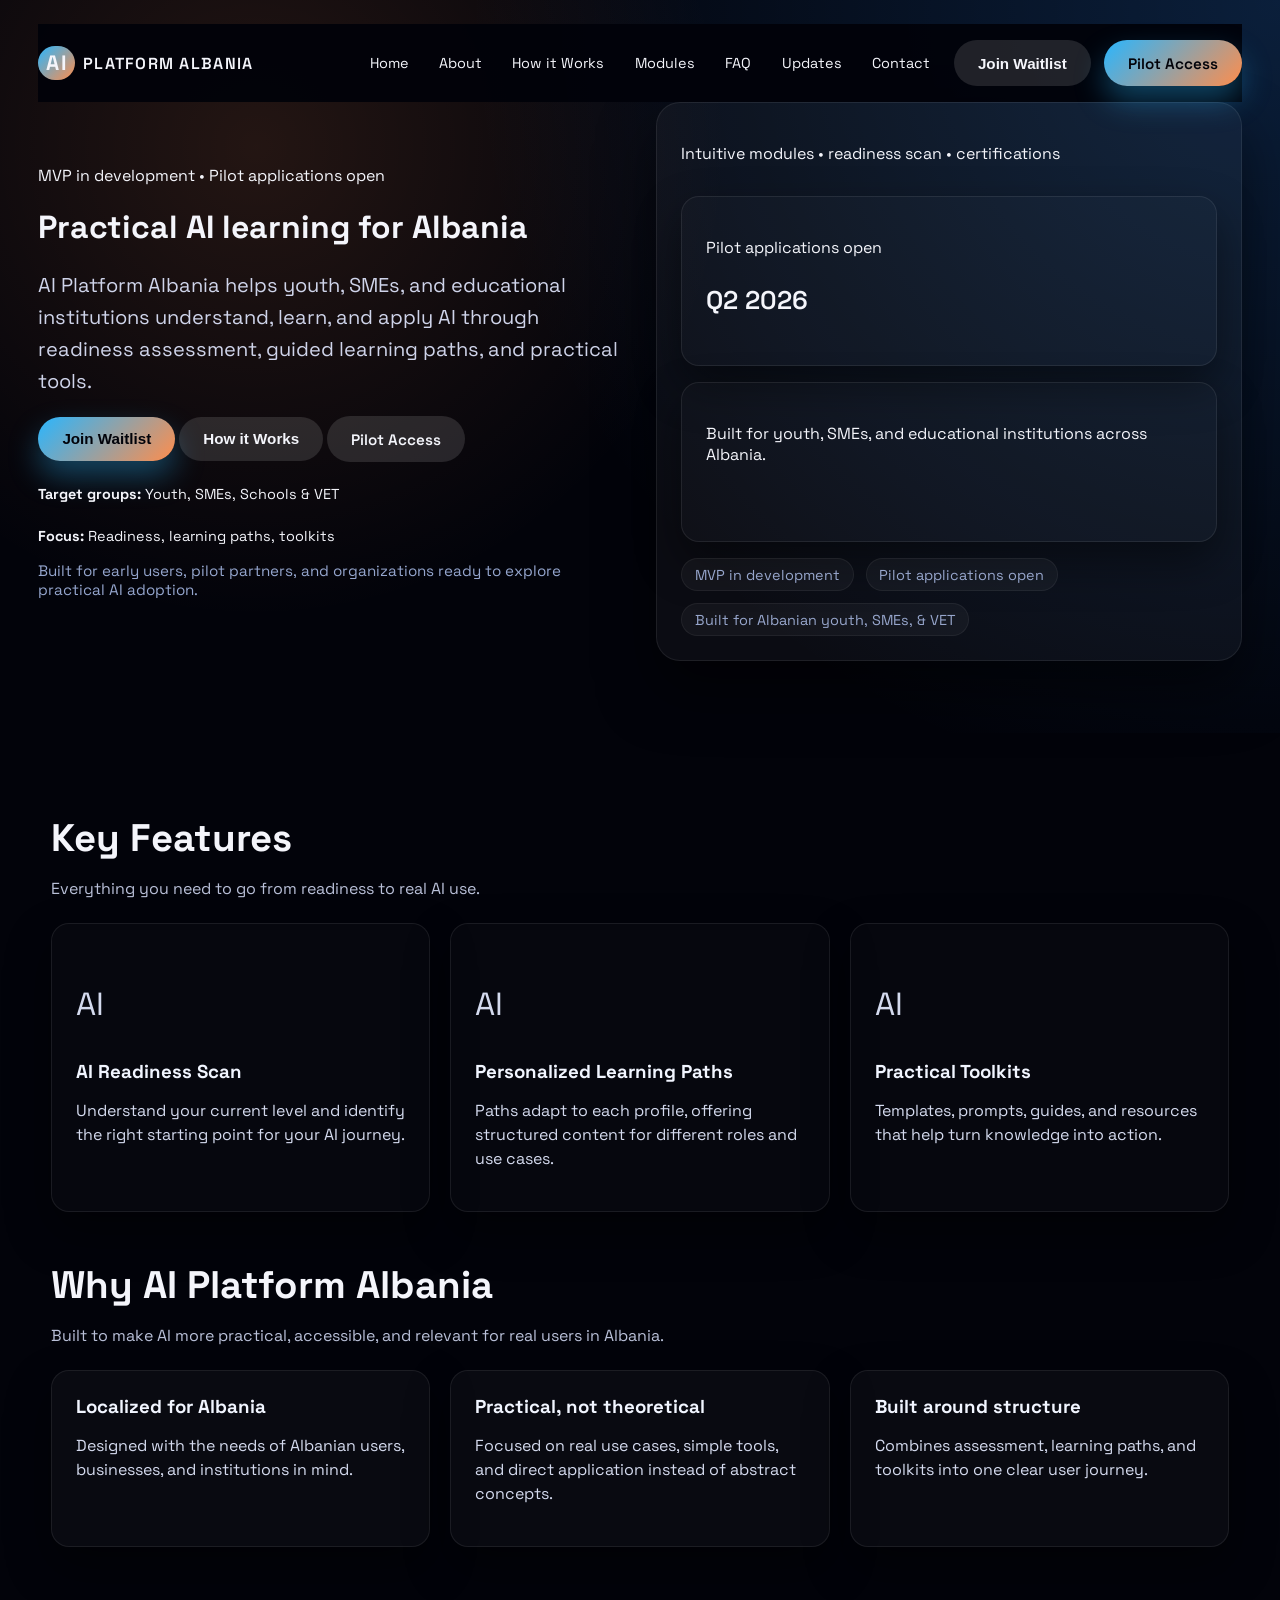
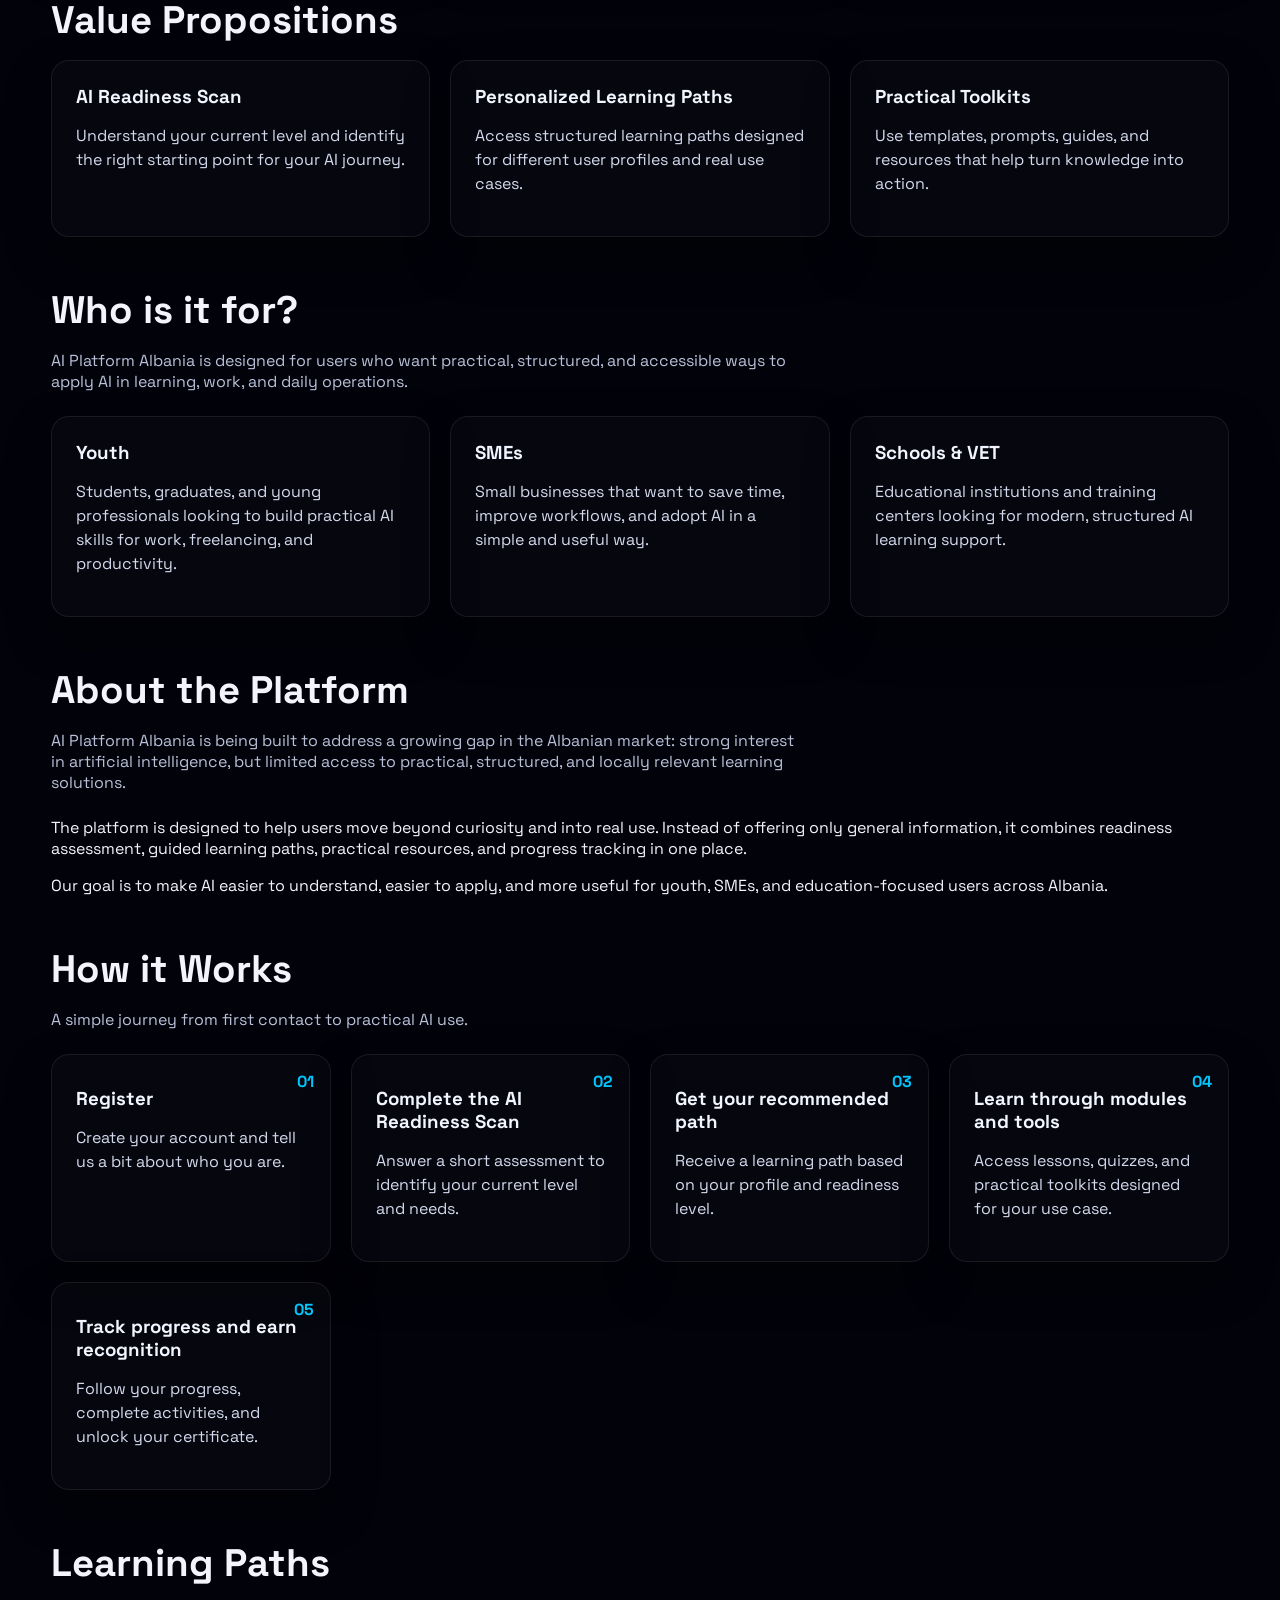
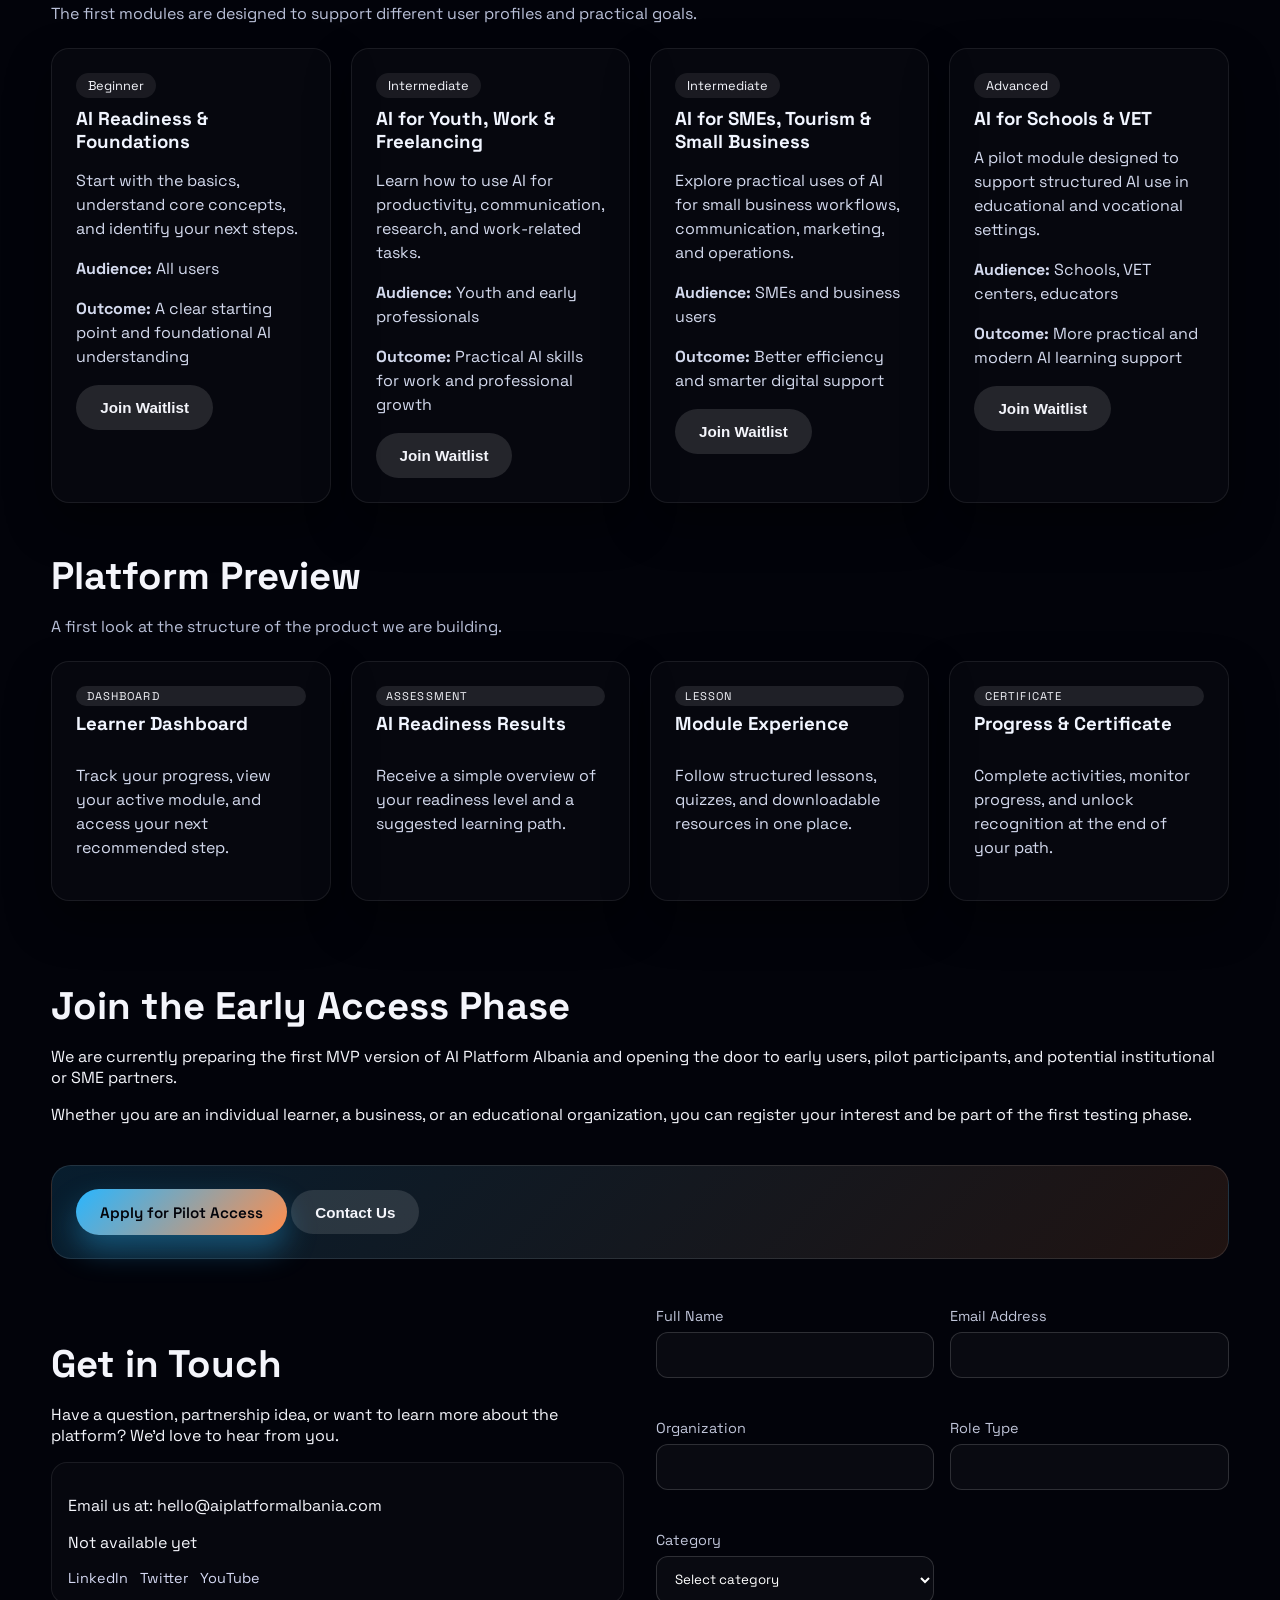
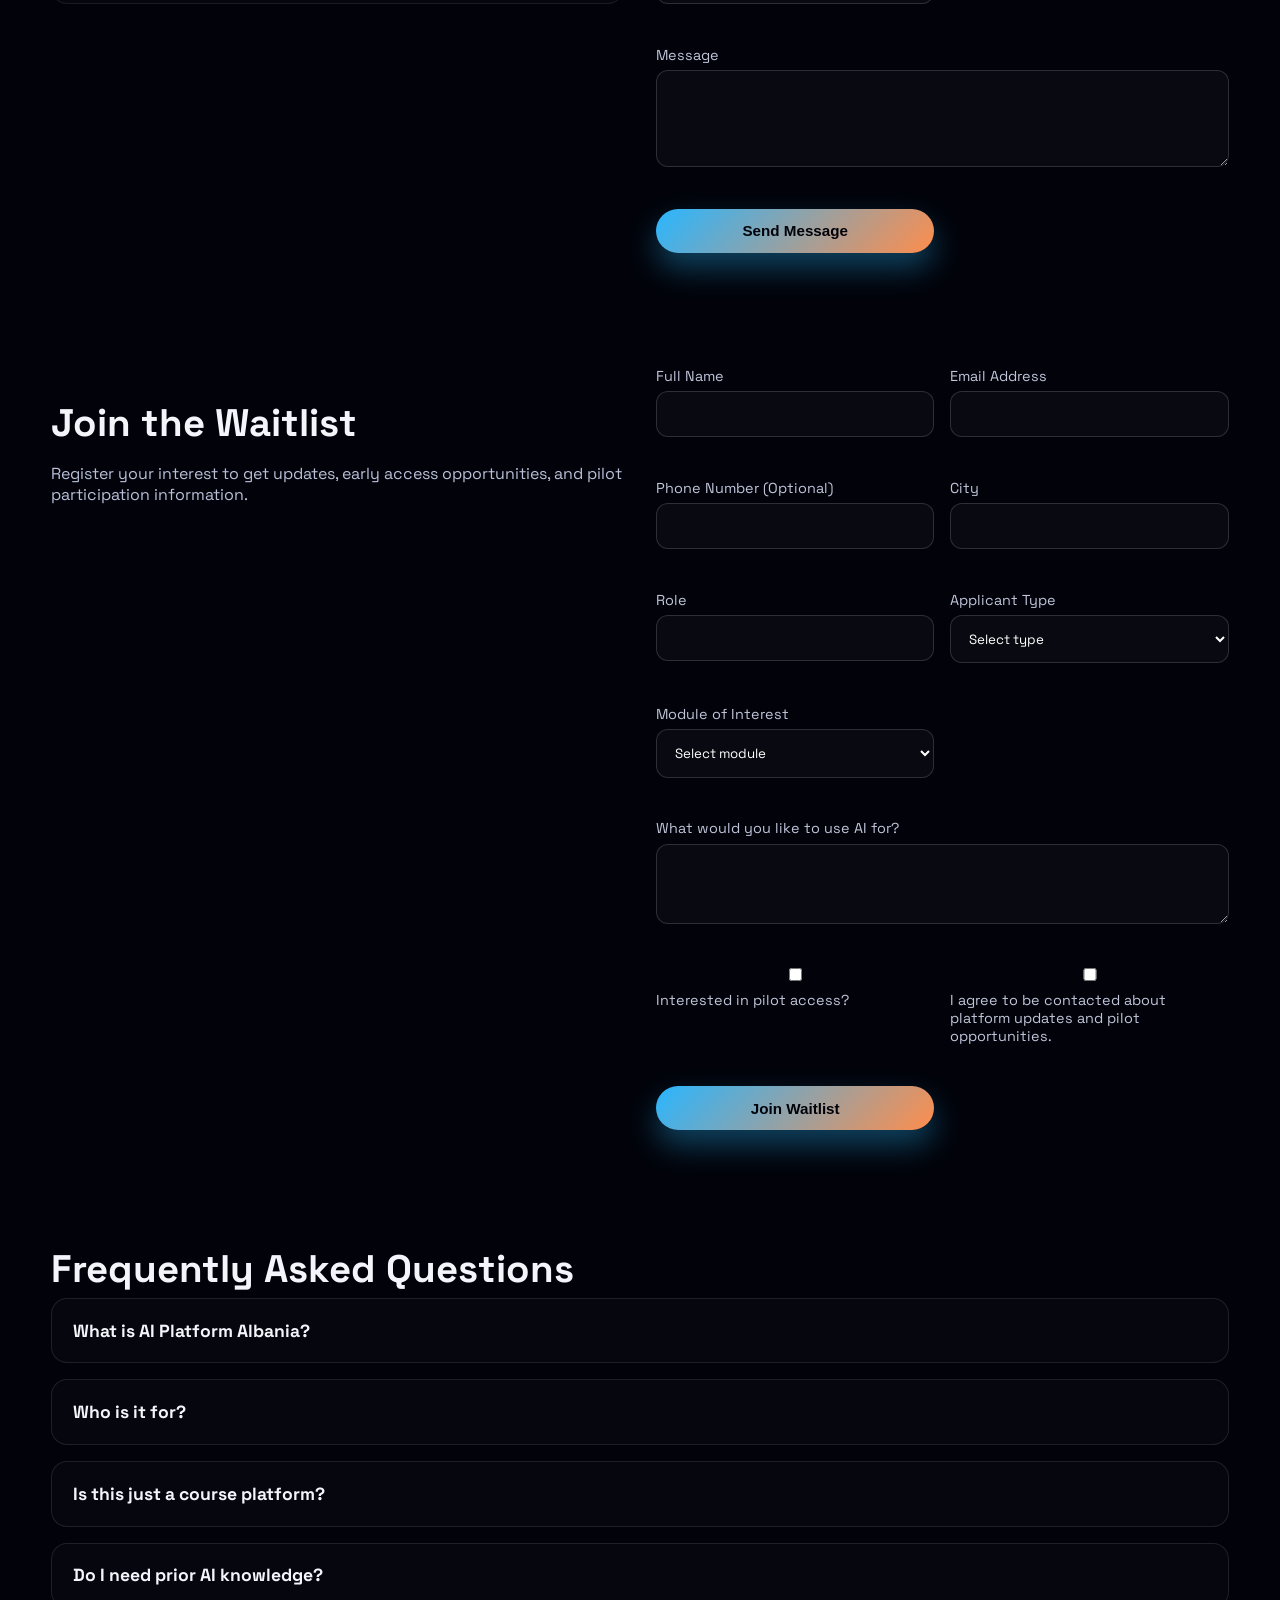
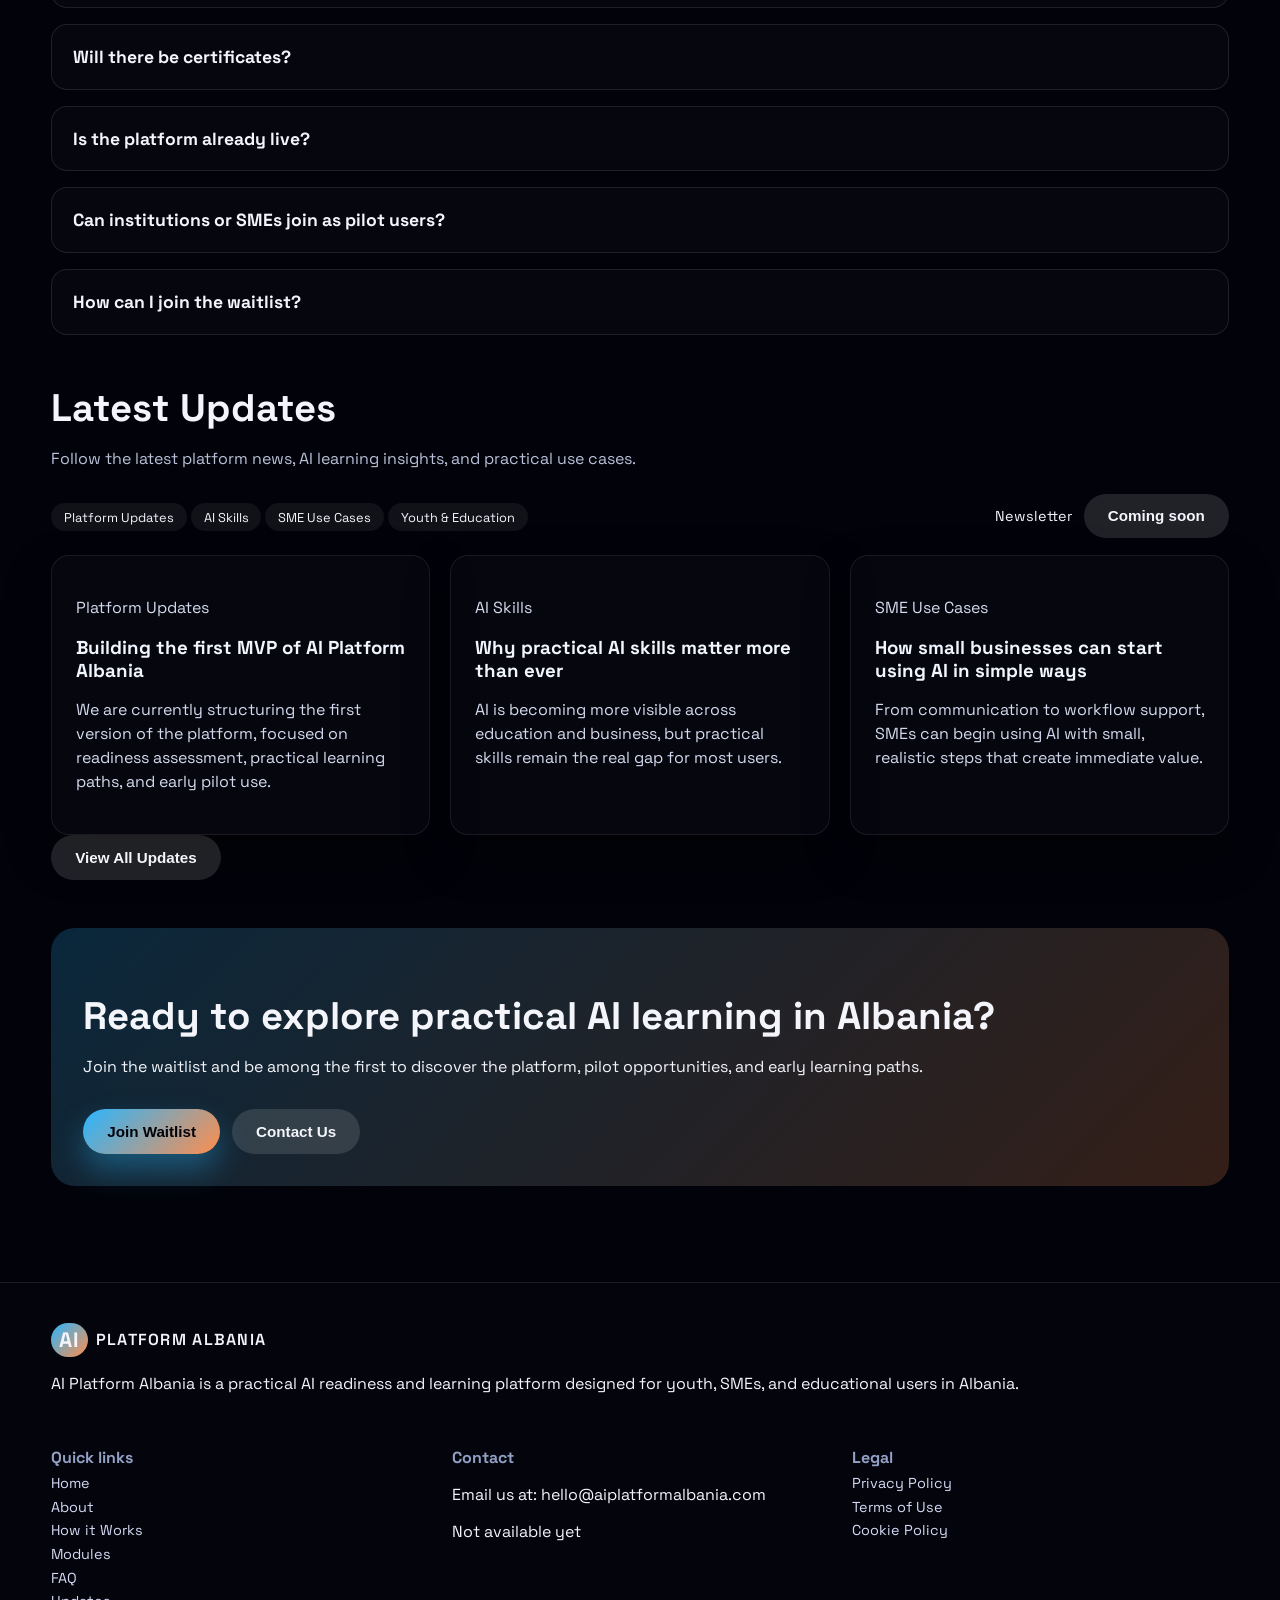
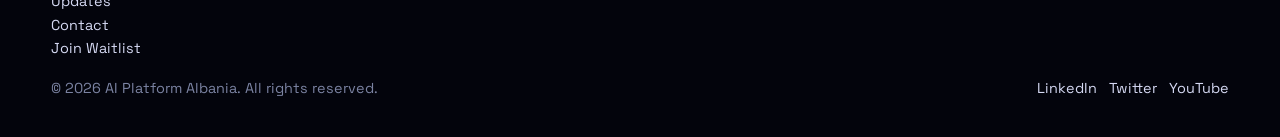
<file: index.html>
<!DOCTYPE html>
<html lang="en">
  <head>
    <meta charset="UTF-8" />
    <meta http-equiv="X-UA-Compatible" content="IE=edge" />
    <meta name="viewport" content="width=device-width, initial-scale=1.0" />
    <title>AI Platform Albania</title>
    <link rel="preconnect" href="https://fonts.googleapis.com" />
    <link rel="preconnect" href="https://fonts.gstatic.com" crossorigin />
    <link
      href="https://fonts.googleapis.com/css2?family=Space+Grotesk:wght@400;500;600;700&display=swap"
      rel="stylesheet"
    />
    <link rel="stylesheet" href="styles.css" />
  </head>
  <body>
    <header class="hero" id="home">
      <nav class="nav" aria-label="Primary">
        <div class="brand">
          <span class="logo-mark">AI</span>
          Platform Albania
        </div>
        <button
          class="nav-toggle"
          aria-label="Toggle navigation"
          aria-expanded="false"
          aria-controls="primary-navigation"
        >
          <span></span>
          <span></span>
          <span></span>
        </button>
        <div class="nav-menu" id="primary-navigation">
          <div class="nav-links">
            <a href="#home">Home</a>
            <a href="#about">About</a>
            <a href="#how-it-works">How it Works</a>
            <a href="#modules">Modules</a>
            <a href="#faq">FAQ</a>
            <a href="#updates">Updates</a>
            <a href="#contact">Contact</a>
          </div>
          <div class="nav-actions">
            <button class="ghost-btn" type="button" data-menu-link data-target="#apply">
              Join Waitlist
            </button>
            <a class="primary-btn" href="private.html">
              Pilot Access
            </a>
          </div>
        </div>
      </nav>
      <div class="nav-backdrop" data-nav-close></div>
      <div class="hero-content">
        <div>
          <p class="eyebrow">MVP in development • Pilot applications open</p>
          <h1>Practical AI learning for Albania</h1>
          <p class="lead">
            AI Platform Albania helps youth, SMEs, and educational institutions understand, learn, and apply AI through
            readiness assessment, guided learning paths, and practical tools.
          </p>
          <div class="hero-ctas">
            <button class="primary-btn" type="button" onclick="document.getElementById('apply').scrollIntoView({ behavior: 'smooth' })">
              Join Waitlist
            </button>
            <button class="ghost-btn" type="button" onclick="document.getElementById('how-it-works').scrollIntoView({ behavior: 'smooth' })">
              How it Works
            </button>
            <a class="ghost-btn" href="private.html">
              Pilot Access
            </a>
          </div>
          <div class="hero-values">
            <div>
              <strong>Target groups:</strong>
              <span>Youth, SMEs, Schools & VET</span>
            </div>
            <div>
              <strong>Focus:</strong>
              <span>Readiness, learning paths, toolkits</span>
            </div>
          </div>
          <p class="hero-support">
            Built for early users, pilot partners, and organizations ready to explore practical AI adoption.
          </p>
        </div>
        <div class="hero-panel">
          <p>Intuitive modules • readiness scan • certifications</p>
          <div class="hero-panel-card">
            <p>Pilot applications open</p>
            <p class="hero-panel-value">Q2 2026</p>
          </div>
          <div class="hero-panel-card">
            <p>Built for youth, SMEs, and educational institutions across Albania.</p>
          </div>
          <div class="hero-trust">
            <span>MVP in development</span>
            <span>Pilot applications open</span>
            <span>Built for Albanian youth, SMEs, & VET</span>
          </div>
        </div>
      </div>
    </header>

    <main>
      <section id="features" class="section">
        <h2>Key Features</h2>
        <p class="section-intro">Everything you need to go from readiness to real AI use.</p>
        <div class="feature-grid" id="feature-grid"></div>
      </section>

      <section class="section why-section" id="why">
        <h2>Why AI Platform Albania</h2>
        <p class="section-intro">Built to make AI more practical, accessible, and relevant for real users in Albania.</p>
        <div class="why-grid">
          <article>
            <h3>Localized for Albania</h3>
            <p>Designed with the needs of Albanian users, businesses, and institutions in mind.</p>
          </article>
          <article>
            <h3>Practical, not theoretical</h3>
            <p>Focused on real use cases, simple tools, and direct application instead of abstract concepts.</p>
          </article>
          <article>
            <h3>Built around structure</h3>
            <p>Combines assessment, learning paths, and toolkits into one clear user journey.</p>
          </article>
        </div>
      </section>

      <section class="section">
        <h2>Value Propositions</h2>
        <div class="node-grid">
          <article>
            <h3>AI Readiness Scan</h3>
            <p>Understand your current level and identify the right starting point for your AI journey.</p>
          </article>
          <article>
            <h3>Personalized Learning Paths</h3>
            <p>Access structured learning paths designed for different user profiles and real use cases.</p>
          </article>
          <article>
            <h3>Practical Toolkits</h3>
            <p>Use templates, prompts, guides, and resources that help turn knowledge into action.</p>
          </article>
        </div>
      </section>

      <section id="target" class="section">
        <h2>Who is it for?</h2>
        <p class="section-intro">
          AI Platform Albania is designed for users who want practical, structured, and accessible ways to apply AI in
          learning, work, and daily operations.
        </p>
        <div class="target-grid">
          <article>
            <h3>Youth</h3>
            <p>Students, graduates, and young professionals looking to build practical AI skills for work, freelancing, and productivity.</p>
          </article>
          <article>
            <h3>SMEs</h3>
            <p>Small businesses that want to save time, improve workflows, and adopt AI in a simple and useful way.</p>
          </article>
          <article>
            <h3>Schools & VET</h3>
            <p>Educational institutions and training centers looking for modern, structured AI learning support.</p>
          </article>
        </div>
      </section>

      <section id="about" class="section about">
        <div>
          <h2>About the Platform</h2>
          <p class="section-intro">
            AI Platform Albania is being built to address a growing gap in the Albanian market: strong interest in artificial intelligence, but limited access to practical, structured, and locally relevant learning solutions.
          </p>
          <p>
            The platform is designed to help users move beyond curiosity and into real use. Instead of offering only general information, it combines readiness assessment, guided learning paths, practical resources, and progress tracking in one place.
          </p>
          <p>
            Our goal is to make AI easier to understand, easier to apply, and more useful for youth, SMEs, and education-focused users across Albania.
          </p>
        </div>
      </section>

      <section id="how-it-works" class="section">
        <h2>How it Works</h2>
        <p class="section-intro">A simple journey from first contact to practical AI use.</p>
        <div class="flow-grid" id="flow-grid"></div>
      </section>

      <section id="modules" class="section">
        <h2>Learning Paths</h2>
        <p class="section-intro">The first modules are designed to support different user profiles and practical goals.</p>
        <div class="module-grid" id="module-grid"></div>
      </section>

      <section id="demo" class="section">
        <h2>Platform Preview</h2>
        <p class="section-intro">A first look at the structure of the product we are building.</p>
        <div class="demo-grid" id="demo-grid"></div>
      </section>

      <section id="pilot" class="section pilot">
        <div>
          <h2>Join the Early Access Phase</h2>
          <p>
            We are currently preparing the first MVP version of AI Platform Albania and opening the door to early users, pilot participants, and potential institutional or SME partners.
          </p>
          <p>
            Whether you are an individual learner, a business, or an educational organization, you can register your interest and be part of the first testing phase.
          </p>
        </div>
        <div class="pilot-card">
          <a class="primary-btn" href="private.html">Apply for Pilot Access</a>
          <button class="ghost-btn" type="button" data-menu-link data-target="#contact">Contact Us</button>
        </div>
      </section>

      <section id="contact" class="section contact-form-section">
        <div>
          <h2>Get in Touch</h2>
          <p>
            Have a question, partnership idea, or want to learn more about the platform? We’d love to hear from you.
          </p>
          <div class="contact-info">
            <p>Email us at: hello@aiplatformalbania.com</p>
            <p> Not available yet</p>
            <div class="social-links">
              <a href="javascript:void(0)">LinkedIn</a>
<a href="javascript:void(0)">Twitter</a>
<a href="javascript:void(0)">YouTube</a>
            </div>
          </div>
        </div>
        <form id="contact-form" class="form-grid" action="https://formspree.io/f/mvzwjayy" method="POST"> 
          <label>
            Full Name
            <input type="text" name="name" required />
          </label>
          <label>
            Email Address
            <input type="email" name="email" required />
          </label>
          <label>
            Organization
            <input type="text" name="organization" />
          </label>
          <label>
            Role Type
            <input type="text" name="role" />
          </label>
          <label>
            Category
            <select name="category" required>
              <option value="">Select category</option>
              <option>Individual Learner</option>
              <option>SME</option>
              <option>School / Institution</option>
              <option>Partner / Collaborator</option>
            </select>
          </label>
          <label class="full">
            Message
            <textarea name="message" rows="4" required></textarea>
          </label>
          <button class="primary-btn" type="submit">Send Message</button>
          <p id="contact-success" class="form-success" aria-live="polite"></p>
        </form>
      </section>

      <section id="apply" class="section apply-form-section">
        <div>
          <h2>Join the Waitlist</h2>
          <p class="section-intro">Register your interest to get updates, early access opportunities, and pilot participation information.</p>
        </div>
        <form id="apply-form" class="form-grid compact" action="https://formspree.io/f/mvzwjayy" method="POST"> 
          <label>
            Full Name
            <input type="text" name="fullName" required />
          </label>
          <label>
            Email Address
            <input type="email" name="email" required />
          </label>
          <label>
            Phone Number (Optional)
            <input type="tel" name="phone" />
          </label>
          <label>
            City
            <input type="text" name="city" required />
          </label>
          <label>
            Role
            <input type="text" name="role" required />
          </label>
          <label>
            Applicant Type
            <select name="applicantType" required>
              <option value="">Select type</option>
              <option>Individual</option>
              <option>SME</option>
              <option>Institution</option>
            </select>
          </label>
          <label>
            Module of Interest
            <select name="module" required>
              <option value="">Select module</option>
              <option>AI Readiness &amp; Foundations</option>
              <option>AI for Youth, Work &amp; Freelancing</option>
              <option>AI for SMEs, Tourism &amp; Small Business</option>
              <option>AI for Schools &amp; VET</option>
            </select>
          </label>
          <label class="full">
            What would you like to use AI for?
            <textarea name="intent" rows="3" required></textarea>
          </label>
          <label>
            <input type="checkbox" name="pilot" />
            Interested in pilot access?
          </label>
          <label>
            <input type="checkbox" name="consent" required />
            I agree to be contacted about platform updates and pilot opportunities.
          </label>
          <button class="primary-btn" type="submit">Join Waitlist</button>
          <p id="apply-success" class="form-success" aria-live="polite"></p>
        </form>
      </section>

      <section id="faq" class="section">
        <h2>Frequently Asked Questions</h2>
        <div class="faq-accordion" id="faq-accordion"></div>
      </section>

      <section id="updates" class="section updates">
        <h2>Latest Updates</h2>
        <p class="section-intro">Follow the latest platform news, AI learning insights, and practical use cases.</p>
        <div class="updates-meta">
          <div class="updates-categories">
            <span>Platform Updates</span>
            <span>AI Skills</span>
            <span>SME Use Cases</span>
            <span>Youth &amp; Education</span>
          </div>
          <div class="newsletter-cta">
            <p>Newsletter</p>
            <button class="ghost-btn" type="button">Coming soon</button>
          </div>
        </div>
        <div class="blog-grid" id="blog-grid"></div>
        <button class="ghost-btn" type="button">View All Updates</button>
        <div class="empty-state" id="blog-empty" hidden>
          <p>No posts yet-check back soon for pilot stories.</p>
        </div>
      </section>

      <section class="section final-cta">
        <div>
          <h2>Ready to explore practical AI learning in Albania?</h2>
          <p>Join the waitlist and be among the first to discover the platform, pilot opportunities, and early learning paths.</p>
        </div>
        <div class="cta-actions">
          <button class="primary-btn" type="button" data-menu-link data-target="#apply">Join Waitlist</button>
          <button class="ghost-btn" type="button" data-menu-link data-target="#contact">Contact Us</button>
        </div>
      </section>
    </main>

    <footer class="footer">
      <div>
        <div class="brand">
          <span class="logo-mark">AI</span>
          Platform Albania
        </div>
        <p>AI Platform Albania is a practical AI readiness and learning platform designed for youth, SMEs, and educational users in Albania.</p>
      </div>
      <div class="footer-columns">
        <div>
          <h4>Quick links</h4>
          <a href="#home">Home</a>
          <a href="#about">About</a>
          <a href="#how-it-works">How it Works</a>
          <a href="#modules">Modules</a>
          <a href="#faq">FAQ</a>
          <a href="#updates">Updates</a>
          <a href="#contact">Contact</a>
          <a href="#apply">Join Waitlist</a>
        </div>
        <div>
          <h4>Contact</h4>
          <p>Email us at: hello@aiplatformalbania.com</p>
          <p>Not available yet</p>
        </div>
        <div>
          <h4>Legal</h4>
          <a href="privacy.html">Privacy Policy</a>
          <a href="terms.html">Terms of Use</a>
          <a href="cookies.html">Cookie Policy</a>
        </div>
      </div>
        <div class="footer-bottom">
        <span>© 2026 AI Platform Albania. All rights reserved.</span>
        <div class="social-links">
  <a href="javascript:void(0)">LinkedIn</a>
  <a href="javascript:void(0)">Twitter</a>
  <a href="javascript:void(0)">YouTube</a>
</div>
      </div>
    </footer>
    <script src="scripts.js"></script>
  </body>
</html>
</file>
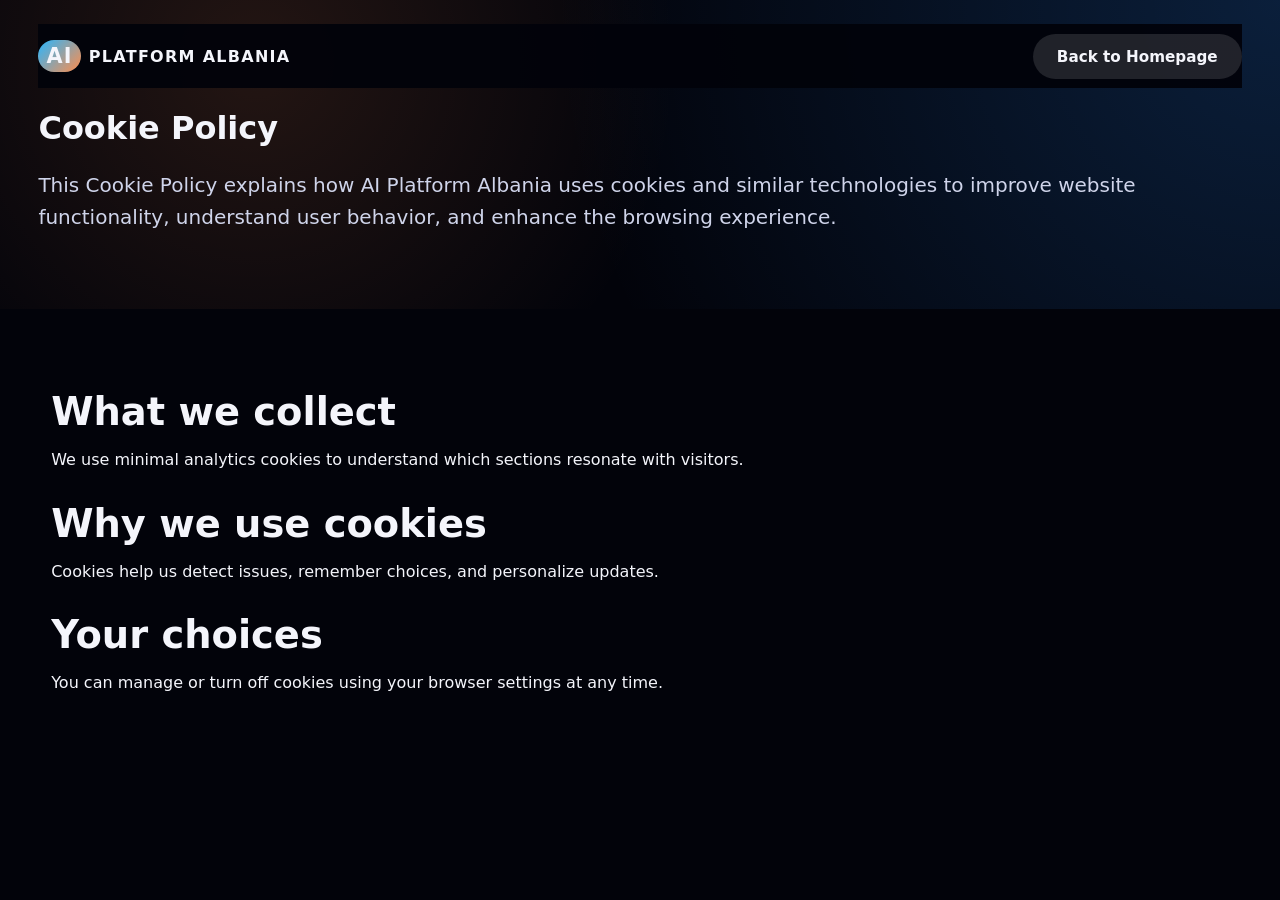
<file: cookies.html>
<!DOCTYPE html>
<html lang="en">
  <head>
    <meta charset="UTF-8" />
    <title>Cookie Policy | AI Platform Albania</title>
    <link rel="stylesheet" href="styles.css" />
  </head>
  <body>
    <header class="hero">
      <nav class="nav">
        <div class="brand">
          <span class="logo-mark">AI</span>
          Platform Albania
        </div>
        <div>
          <a href="index.html" class="ghost-btn">Back to Homepage</a>
        </div>
      </nav>
      <div class="hero-content" style="padding-bottom: 2rem;">
        <div>
          <h1>Cookie Policy</h1>
          <p class="lead">
            This Cookie Policy explains how AI Platform Albania uses cookies and similar technologies to improve website functionality, understand user behavior, and enhance the browsing experience.
          </p>
        </div>
      </div>
    </header>
    <main class="section">
      <h2>What we collect</h2>
      <p>We use minimal analytics cookies to understand which sections resonate with visitors.</p>
      <h2>Why we use cookies</h2>
      <p>Cookies help us detect issues, remember choices, and personalize updates.</p>
      <h2>Your choices</h2>
      <p>You can manage or turn off cookies using your browser settings at any time.</p>
    </main>
  </body>
</html>
</file>
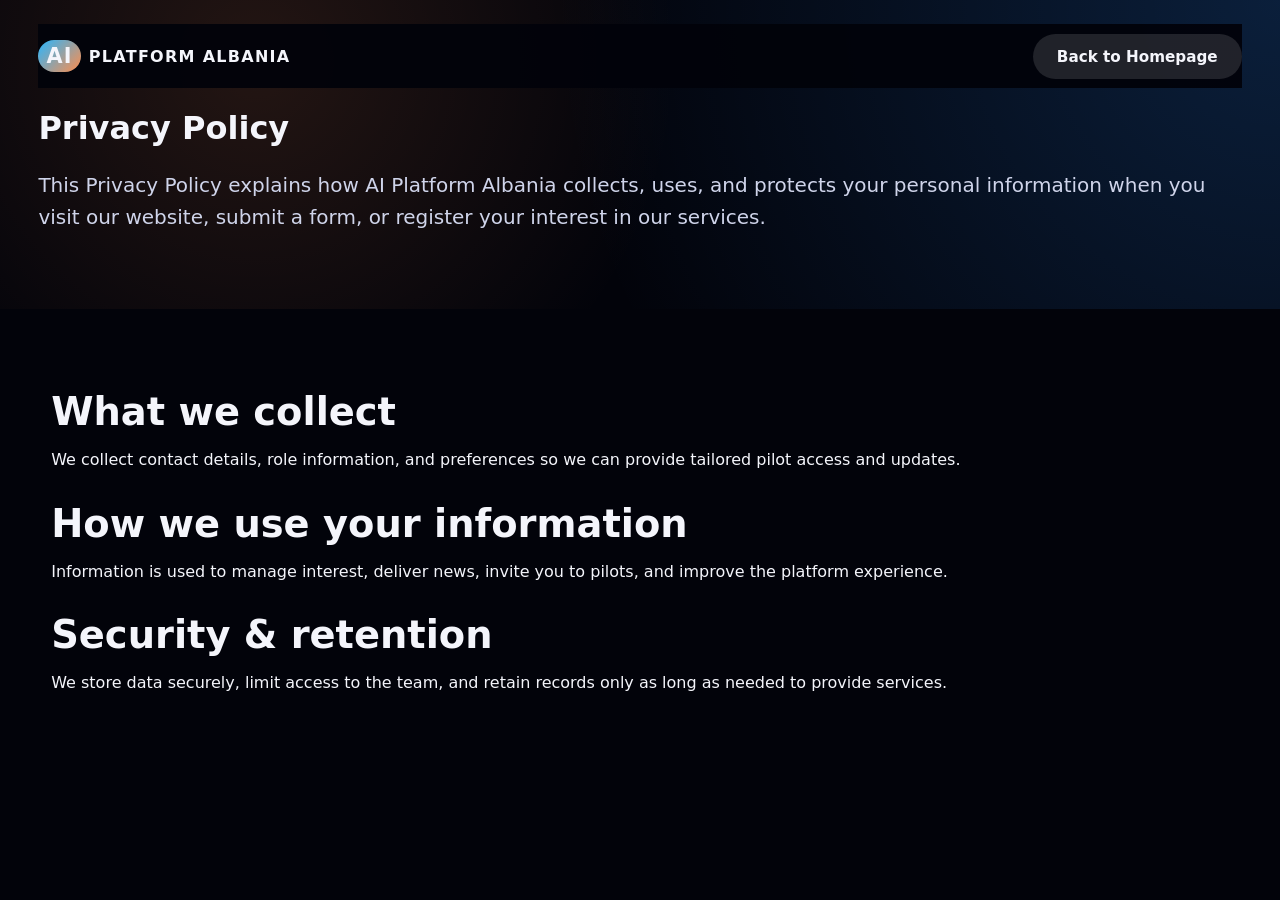
<file: privacy.html>
<!DOCTYPE html>
<html lang="en">
  <head>
    <meta charset="UTF-8" />
    <title>Privacy Policy | AI Platform Albania</title>
    <link rel="stylesheet" href="styles.css" />
  </head>
  <body>
    <header class="hero">
      <nav class="nav">
        <div class="brand">
          <span class="logo-mark">AI</span>
          Platform Albania
        </div>
        <div>
          <a href="index.html" class="ghost-btn">Back to Homepage</a>
        </div>
      </nav>
      <div class="hero-content" style="padding-bottom: 2rem;">
        <div>
          <h1>Privacy Policy</h1>
          <p class="lead">
            This Privacy Policy explains how AI Platform Albania collects, uses, and protects your personal information when you visit our website, submit a form, or register your interest in our services.
          </p>
        </div>
      </div>
    </header>
    <main class="section">
      <h2>What we collect</h2>
      <p>We collect contact details, role information, and preferences so we can provide tailored pilot access and updates.</p>
      <h2>How we use your information</h2>
      <p>Information is used to manage interest, deliver news, invite you to pilots, and improve the platform experience.</p>
      <h2>Security & retention</h2>
      <p>We store data securely, limit access to the team, and retain records only as long as needed to provide services.</p>
    </main>
  </body>
</html>
</file>
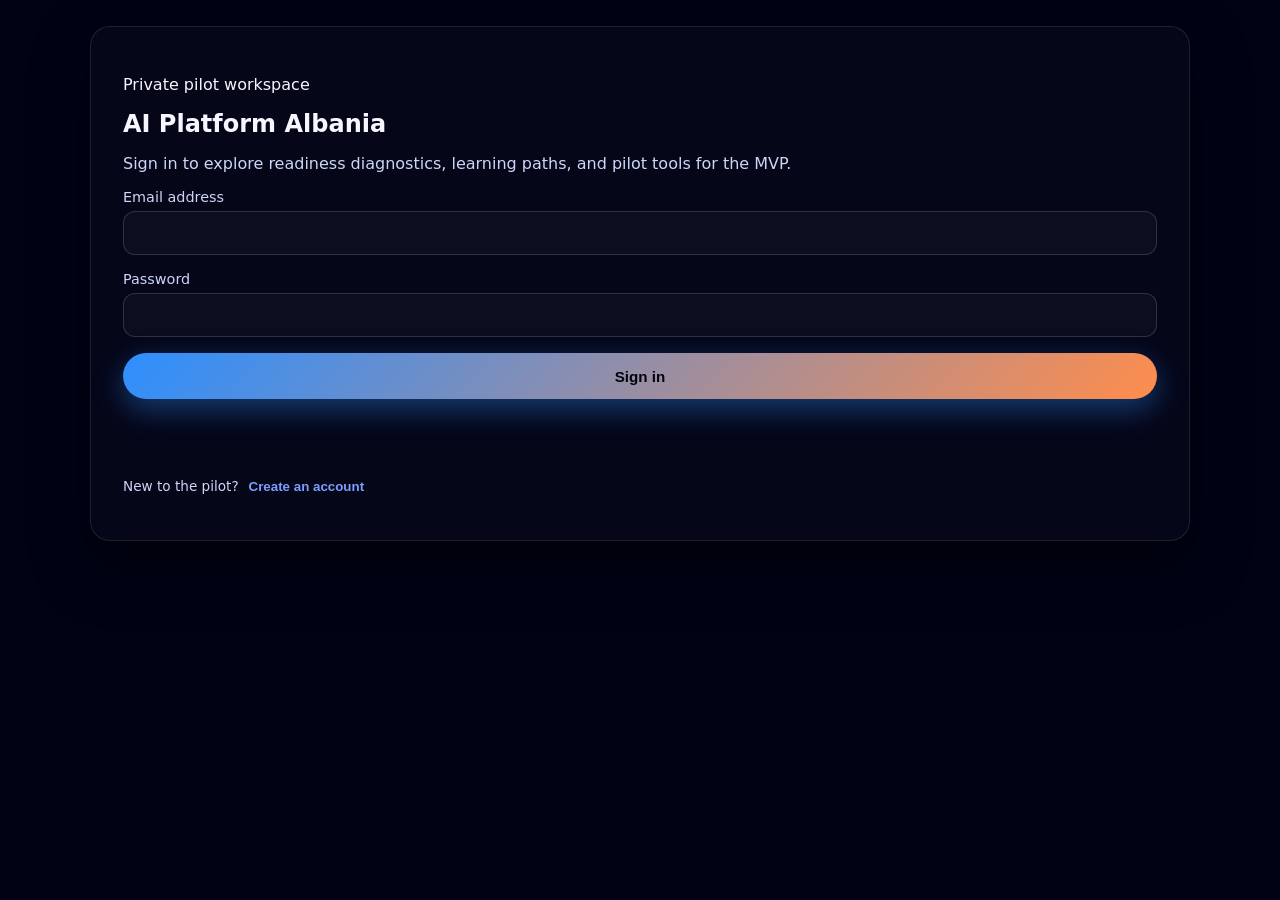
<file: private.html>
<!DOCTYPE html>
<html lang="en">
  <head>
    <meta charset="UTF-8" />
    <title>Private MVP | AI Platform Albania</title>
    <meta name="viewport" content="width=device-width, initial-scale=1" />
    <link rel="stylesheet" href="private.css" />
  </head>
  <body>
    <div class="private-app">
      <section class="auth-shell" id="authShell">
        <div class="auth-card auth-card--primary">
          <p class="eyebrow">Private pilot workspace</p>
          <h1>AI Platform Albania</h1>
          <p class="lead">
            Sign in to explore readiness diagnostics, learning paths, and pilot tools for the MVP.
          </p>
          <form id="loginForm" class="auth-form">
            <label>
              Email address
              <input type="email" name="email" autocomplete="email" required />
            </label>
            <label>
              Password
              <input type="password" name="password" autocomplete="current-password" minlength="6" required />
            </label>
            <button type="submit" class="primary-btn">Sign in</button>
            <p id="loginStatus" class="form-status" aria-live="polite"></p>
          </form>
          <p class="auth-switch">
            New to the pilot? <button type="button" class="text-link" data-toggle="register">Create an account</button>
          </p>
        </div>
        <div class="auth-card auth-card--secondary" id="registerCard" hidden>
          <h2>Create your account</h2>
          <form id="registerForm" class="auth-form">
            <label>
              Full name
              <input type="text" name="name" required />
            </label>
            <label>
              Email address
              <input type="email" name="email" autocomplete="email" required />
            </label>
            <label>
              Role or organization
              <input type="text" name="role" />
            </label>
            <label>
              Password
              <input type="password" name="password" minlength="6" required />
            </label>
            <button type="submit" class="primary-btn">Create account</button>
            <p id="registerStatus" class="form-status" aria-live="polite"></p>
          </form>
          <p class="auth-switch">
            Already have an account? <button type="button" class="text-link" data-toggle="login">Sign in</button>
          </p>
        </div>
      </section>

      <section class="app-shell" id="appShell" hidden>
      <header class="app-header">
        <div>
          <p class="eyebrow">Pilot workspace</p>
          <h1 class="app-title">AI Platform Albania</h1>
        </div>
        <div class="header-actions">
          <a class="ghost-btn back-link" href="index.html">Back to Homepage</a>
          <span id="appStatus" class="pill">Private MVP · Pilot access</span>
        </div>
      </header>
        <div class="app-body">
          <nav class="app-nav" aria-label="Primary navigation">
            <button type="button" data-route="dashboard" class="active">Dashboard</button>
            <button type="button" data-route="profile">My Profile</button>
            <button type="button" data-route="module1">Module 1</button>
            <button type="button" data-route="admin" class="ghost-btn admin-btn" hidden>Admin Overview</button>
            <button type="button" data-route="logout" class="ghost-btn">Logout</button>
          </nav>
          <main class="app-content" id="appContent">
            <!-- Dynamic content renders here -->
          </main>
        </div>
      </section>
    </div>
    <script src="private.js" defer></script>
  </body>
</html>
</file>
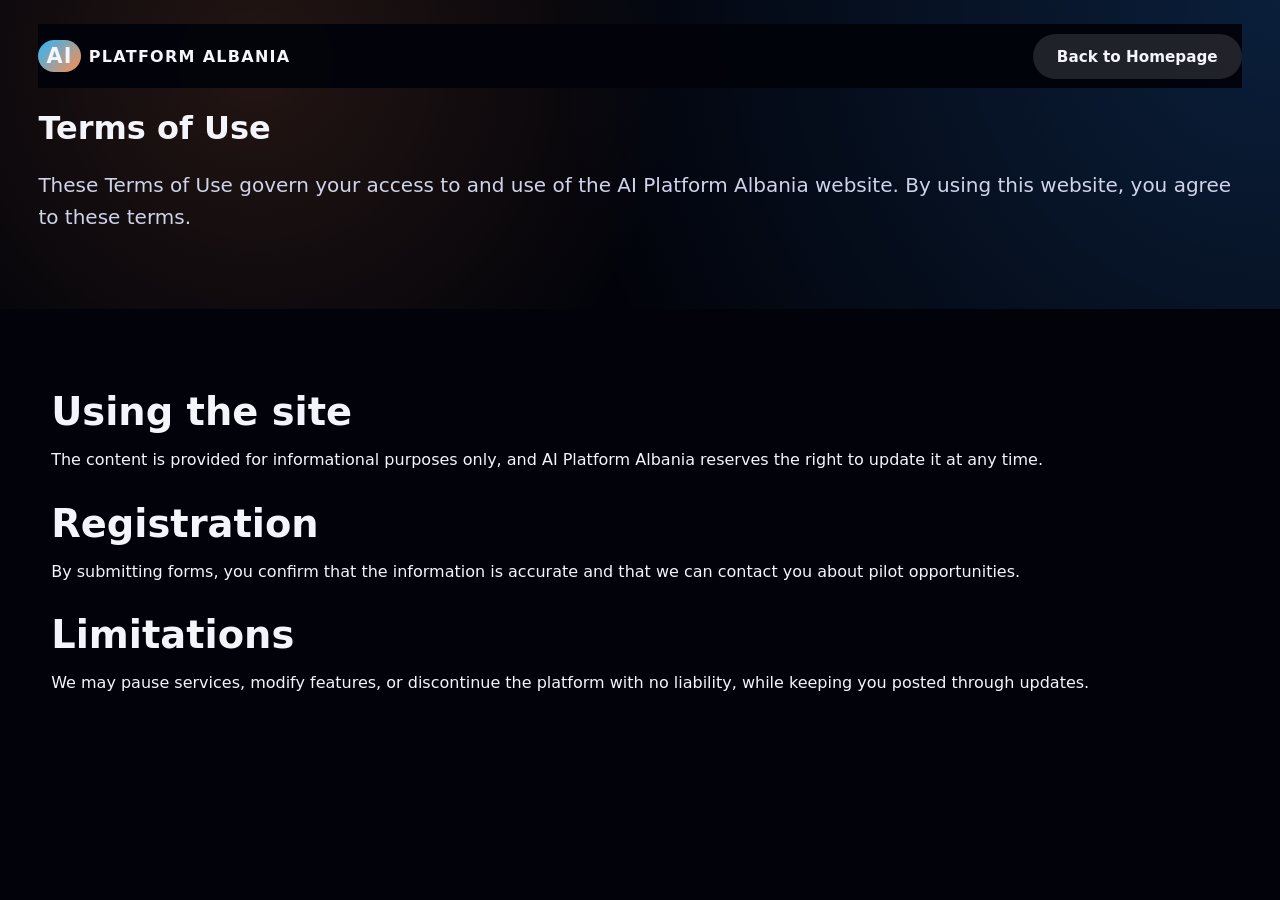
<file: terms.html>
<!DOCTYPE html>
<html lang="en">
  <head>
    <meta charset="UTF-8" />
    <title>Terms of Use | AI Platform Albania</title>
    <link rel="stylesheet" href="styles.css" />
  </head>
  <body>
    <header class="hero">
      <nav class="nav">
        <div class="brand">
          <span class="logo-mark">AI</span>
          Platform Albania
        </div>
        <div>
          <a href="index.html" class="ghost-btn">Back to Homepage</a>
        </div>
      </nav>
      <div class="hero-content" style="padding-bottom: 2rem;">
        <div>
          <h1>Terms of Use</h1>
          <p class="lead">
            These Terms of Use govern your access to and use of the AI Platform Albania website. By using this website, you agree to these terms.
          </p>
        </div>
      </div>
    </header>
    <main class="section">
      <h2>Using the site</h2>
      <p>The content is provided for informational purposes only, and AI Platform Albania reserves the right to update it at any time.</p>
      <h2>Registration</h2>
      <p>By submitting forms, you confirm that the information is accurate and that we can contact you about pilot opportunities.</p>
      <h2>Limitations</h2>
      <p>We may pause services, modify features, or discontinue the platform with no liability, while keeping you posted through updates.</p>
    </main>
  </body>
</html>
</file>
<file: styles.css>
* {
  box-sizing: border-box;
}

body {
  margin: 0;
  font-family: 'Space Grotesk', system-ui, -apple-system, BlinkMacSystemFont, 'Segoe UI', sans-serif;
  background: #02030a;
  color: #f4f5fb;
}

a {
  color: inherit;
  text-decoration: none;
}

.hero {
  padding: 1.5rem clamp(1rem, 3vw, 3rem);
  background: radial-gradient(circle at top right, #2d8fff33, transparent 55%),
    radial-gradient(circle at 20% 20%, #ff8d4c22, transparent 40%), #02030a;
}

.nav {
  display: flex;
  justify-content: space-between;
  align-items: center;
  gap: 1rem;
  position: sticky;
  top: 0;
  z-index: 10;
  background: rgba(2, 3, 10, 0.95);
  padding: 1rem 0;
}

.nav-menu {
  display: flex;
  align-items: center;
  gap: 0.8rem;
  transition: transform 0.3s ease;
}

.nav-backdrop {
  position: fixed;
  inset: 0;
  background: rgba(2, 3, 10, 0.85);
  opacity: 0;
  visibility: hidden;
  transition: opacity 0.3s ease;
  z-index: 5;
  pointer-events: none;
}

.nav-toggle {
  display: none;
  border: none;
  background: transparent;
  cursor: pointer;
  width: 40px;
  height: 40px;
  position: relative;
  padding: 0;
}

.nav-toggle span {
  position: absolute;
  left: 8px;
  right: 8px;
  height: 2px;
  background: #fff;
  transition: transform 0.3s ease;
}

.nav-toggle span:nth-child(1) {
  top: 12px;
}

.nav-toggle span:nth-child(2) {
  top: 19px;
}

.nav-toggle span:nth-child(3) {
  top: 26px;
}

.nav-open .nav-backdrop {
  opacity: 1;
  visibility: visible;
  pointer-events: auto;
}

.nav-open .nav-menu {
  transform: translateX(0);
}

.nav-open .nav-toggle span:nth-child(1) {
  transform: translateY(7px) rotate(45deg);
}

.nav-open .nav-toggle span:nth-child(2) {
  opacity: 0;
}

.nav-open .nav-toggle span:nth-child(3) {
  transform: translateY(-7px) rotate(-45deg);
}

.logo-mark {
  font-size: 1.3rem;
  font-weight: 700;
  padding: 0.25rem 0.5rem;
  border-radius: 999px;
  background: linear-gradient(135deg, #29b6ff, #ff8d4c);
  margin-right: 0.5rem;
}

.brand {
  font-weight: 600;
  letter-spacing: 0.08em;
  text-transform: uppercase;
  display: flex;
  align-items: center;
}

.nav-links {
  display: flex;
  gap: 0.5rem;
  flex-wrap: wrap;
}

.nav-links a {
  font-size: 0.9rem;
  padding: 0.35rem 0.7rem;
  border-radius: 999px;
  transition: background 0.2s ease;
}

.nav-links a:hover {
  background: rgba(255, 255, 255, 0.1);
}
.nav-actions {
  display: flex;
  gap: 0.8rem;
}

.primary-btn,
.ghost-btn {
  border: none;
  border-radius: 999px;
  padding: 0.85rem 1.5rem;
  font-weight: 600;
  cursor: pointer;
  transition: transform 0.2s ease, box-shadow 0.2s ease;
  font-size: 0.95rem;
}

.primary-btn {
  background: linear-gradient(135deg, #29b6ff, #ff8d4c);
  color: #02030a;
  box-shadow: 0 15px 30px rgba(41, 182, 255, 0.35);
}

.ghost-btn {
  background: rgba(255, 255, 255, 0.12);
  color: #f4f5fb;
}

.hero-content {
  display: grid;
  grid-template-columns: repeat(auto-fit, minmax(280px, 1fr));
  gap: 2rem;
  align-items: center;
  padding-bottom: 3rem;
}

.lead {
  font-size: 1.25rem;
  color: #cfd4ea;
  line-height: 1.6;
}

.hero-values {
  margin-top: 1.5rem;
  display: flex;
  gap: 1.5rem;
  flex-wrap: wrap;
  font-size: 0.9rem;
}

.hero-support {
  margin-top: 1rem;
  color: #95a6ce;
  font-size: 0.95rem;
}

.hero-panel {
  background: rgba(255, 255, 255, 0.04);
  padding: 1.5rem;
  border-radius: 24px;
  border: 1px solid rgba(255, 255, 255, 0.08);
  box-shadow: 0 30px 55px rgba(0, 0, 0, 0.5);
  display: flex;
  flex-direction: column;
  gap: 1rem;
}

.hero-panel-card {
  background: rgba(255, 255, 255, 0.02);
  border-radius: 18px;
  border: 1px solid rgba(255, 255, 255, 0.08);
  padding: 1rem;
}

.hero-panel-value {
  font-size: 1.6rem;
  font-weight: 600;
}

.hero-trust {
  display: flex;
  flex-wrap: wrap;
  gap: 0.75rem;
  font-size: 0.9rem;
  color: #97a6cc;
}

.hero-trust span {
  padding: 0.4rem 0.8rem;
  border-radius: 999px;
  background: rgba(255, 255, 255, 0.04);
  border: 1px solid rgba(255, 255, 255, 0.06);
}

main {
  padding: 3rem clamp(1rem, 4vw, 4rem);
}

.section {
  margin-bottom: 3rem;
}

.section h2 {
  font-size: clamp(2rem, 3vw, 2.8rem);
  margin-bottom: 0.3rem;
}

.section-intro {
  color: #b9c0d8;
  margin-bottom: 1.5rem;
  max-width: 760px;
}

.feature-grid,
.node-grid,
.target-grid,
.module-grid,
.demo-grid,
.flow-grid,
.blog-grid {
  display: grid;
  grid-template-columns: repeat(auto-fit, minmax(240px, 1fr));
  gap: 1.25rem;
}

article,
.hero-panel-card {
  background: rgba(255, 255, 255, 0.02);
  border-radius: 18px;
  border: 1px solid rgba(255, 255, 255, 0.08);
  padding: 1.5rem;
  min-height: 160px;
  box-shadow: 0 20px 45px rgba(0, 0, 0, 0.45);
}

article h3 {
  margin-top: 0;
  margin-bottom: 0.4rem;
  color: #f1f5ff;
}

article p {
  color: #d4daee;
  line-height: 1.5;
}

.feature-grid article .icon {
  font-size: 2rem;
}

.flow-grid article {
  position: relative;
  padding-top: 2rem;
}

.flow-grid article .step-index {
  position: absolute;
  top: 1rem;
  right: 1rem;
  font-size: 1rem;
  font-weight: 700;
  color: #00c6ff;
}

.module-grid .badge {
  display: inline-flex;
  align-items: center;
  gap: 0.4rem;
  padding: 0.25rem 0.75rem;
  border-radius: 999px;
  background: rgba(255, 255, 255, 0.08);
  margin-bottom: 0.6rem;
  font-size: 0.8rem;
}

.target-grid article {
  min-height: 150px;
}

.contact-info {
  margin-top: 1rem;
  padding: 1rem;
  border-radius: 16px;
  background: rgba(255, 255, 255, 0.02);
  border: 1px solid rgba(255, 255, 255, 0.08);
}

.social-links a {
  font-size: 0.9rem;
  color: #d5d9f3;
}

.node-grid article,
.target-grid article {
  min-height: 140px;
}

.node-grid {
  margin-top: 1rem;
}

.why-grid {
  margin-top: 1rem;
  display: grid;
  grid-template-columns: repeat(auto-fit, minmax(220px, 1fr));
  gap: 1.25rem;
}

.why-grid article {
  min-height: 160px;
  background: rgba(255, 255, 255, 0.03);
  border-radius: 18px;
  border: 1px solid rgba(255, 255, 255, 0.08);
  padding: 1.5rem;
  box-shadow: 0 20px 45px rgba(0, 0, 0, 0.45);
}

.contact-form-section,
.apply-form-section {
  display: grid;
  grid-template-columns: repeat(auto-fit, minmax(300px, 1fr));
  gap: 2rem;
  align-items: start;
}

.form-grid {
  display: grid;
  grid-template-columns: repeat(auto-fit, minmax(240px, 1fr));
  gap: 1rem;
}

.form-grid.compact {
  grid-template-columns: repeat(auto-fit, minmax(260px, 1fr));
}

.form-grid input,
.form-grid select,
.form-grid textarea {
  background: rgba(255, 255, 255, 0.03);
  border: 1px solid rgba(255, 255, 255, 0.15);
  border-radius: 12px;
  padding: 0.85rem;
  color: #fff;
  font-family: inherit;
}

.form-grid label {
  display: flex;
  flex-direction: column;
  gap: 0.4rem;
  font-size: 0.9rem;
  color: #c0c5d9;
}

.form-grid label.invalid input,
.form-grid label.invalid select,
.form-grid label.invalid textarea {
  border-color: #ff7a7a;
}

.field-error {
  font-size: 0.75rem;
  color: #ff7a7a;
  min-height: 1.2rem;
}

.form-grid .full {
  grid-column: 1 / -1;
}

.form-success {
  grid-column: 1 / -1;
  font-size: 0.95rem;
  min-height: 1.2rem;
}

.form-success.success {
  color: #5cff8a;
}

.form-success.error {
  color: #ff928c;
}

.primary-btn.loading {
  opacity: 0.75;
  pointer-events: none;
}

.faq-accordion {
  display: flex;
  flex-direction: column;
  gap: 1rem;
}

.faq-card {
  border-radius: 16px;
  border: 1px solid rgba(255, 255, 255, 0.1);
  padding: 1.3rem;
  background: rgba(255, 255, 255, 0.02);
  cursor: pointer;
}

.faq-card h3 {
  margin: 0;
  font-size: 1.1rem;
}

.faq-card p {
  margin-top: 0.6rem;
  display: none;
  color: #d6dcf0;
}

.faq-card.active p {
  display: block;
}

.updates-meta {
  display: flex;
  justify-content: space-between;
  align-items: center;
  flex-wrap: wrap;
  gap: 1rem;
  margin-bottom: 1rem;
}

.updates-categories span {
  background: rgba(255, 255, 255, 0.06);
  padding: 0.35rem 0.8rem;
  border-radius: 999px;
  font-size: 0.8rem;
}

.newsletter-cta {
  display: flex;
  align-items: center;
  gap: 0.75rem;
  font-size: 0.9rem;
}

.blog-grid article {
  min-height: 200px;
}

.demo-grid article {
  min-height: 200px;
}

.demo-card {
  display: flex;
  flex-direction: column;
  gap: 0.4rem;
}

.demo-card .badge {
  display: inline-flex;
  padding: 0.2rem 0.65rem;
  border-radius: 999px;
  background: rgba(255, 255, 255, 0.1);
  font-size: 0.7rem;
  letter-spacing: 0.1em;
  text-transform: uppercase;
}

.pilot {
  display: flex;
  flex-direction: column;
  gap: 1.5rem;
}

.pilot-card {
  border-radius: 20px;
  padding: 1.5rem;
  background: linear-gradient(135deg, rgba(41, 182, 255, 0.15), rgba(255, 141, 76, 0.12));
  border: 1px solid rgba(255, 255, 255, 0.1);
}

.final-cta {
  background: linear-gradient(135deg, rgba(41, 182, 255, 0.2), rgba(255, 141, 76, 0.2));
  border-radius: 24px;
  padding: 2rem;
  display: flex;
  align-items: center;
  justify-content: space-between;
  gap: 1rem;
  flex-wrap: wrap;
}

.final-cta .cta-actions {
  display: flex;
  gap: 0.75rem;
  flex-wrap: wrap;
}

.footer {
  padding: 2.5rem clamp(1rem, 4vw, 4rem);
  background: #03040c;
  border-top: 1px solid rgba(255, 255, 255, 0.1);
}

.footer-columns {
  display: grid;
  grid-template-columns: repeat(auto-fit, minmax(180px, 1fr));
  gap: 1.5rem;
  margin: 2rem 0 1rem;
}

.footer-columns h4 {
  margin-bottom: 0.4rem;
  color: #92a0c4;
}

.footer-columns a {
  display: block;
  margin-bottom: 0.35rem;
  color: #d5d9f3;
  font-size: 0.9rem;
}

.footer-bottom {
  display: flex;
  justify-content: space-between;
  align-items: center;
  flex-wrap: wrap;
  gap: 1rem;
  font-size: 0.9rem;
  color: #7b83a2;
}

.social-links {
  display: flex;
  gap: 0.75rem;
}

.empty-state {
  margin-top: 1rem;
  padding: 1.5rem;
  border-radius: 16px;
  background: rgba(255, 255, 255, 0.02);
  border: 1px dashed rgba(255, 255, 255, 0.1);
  text-align: center;
}

@media (max-width: 800px) {
  .nav {
    flex-direction: column;
    align-items: flex-start;
  }

  .hero-content {
    padding-top: 1rem;
  }

  .final-cta {
    flex-direction: column;
  }

  .nav-menu {
    position: fixed;
    top: 70px;
    right: 0;
    bottom: 0;
    left: auto;
    background: rgba(2, 3, 10, 0.98);
    padding: 3rem 1.5rem;
    flex-direction: column;
    align-items: flex-start;
    transform: translateX(100%);
    justify-content: flex-start;
    z-index: 20;
    width: 100%;
    max-width: 320px;
  }

  .nav-links {
    flex-direction: column;
    width: 100%;
  }

  .nav-actions {
    flex-direction: column;
    width: 100%;
  }

  .nav-toggle {
    display: block;
  }

  body.nav-open {
    overflow: hidden;
  }
}

@media (max-width: 500px) {
  .nav-links {
    justify-content: center;
  }

  .nav-actions {
    flex-direction: column;
    width: 100%;
  }
}
</file>
<file: private.css>
:root {
  --bg: #010214;
  --card: rgba(255, 255, 255, 0.02);
  --border: rgba(255, 255, 255, 0.1);
  --muted: #cdd6f7;
  --blue: #2d8fff;
  --orange: #ff8d4c;
}

* {
  box-sizing: border-box;
}

body {
  margin: 0;
  min-height: 100vh;
  font-family: 'Space Grotesk', system-ui, sans-serif;
  background: var(--bg);
  color: #f6f6ff;
}

.private-app {
  min-height: 100vh;
  padding: clamp(1.5rem, 2vw, 3rem);
  display: flex;
  flex-direction: column;
  gap: 1.5rem;
  align-items: center;
}

.auth-shell,
.app-shell {
  width: 100%;
  max-width: 1100px;
}

.auth-shell {
  display: grid;
  grid-template-columns: repeat(auto-fit, minmax(280px, 1fr));
  gap: 1.25rem;
}

.auth-card {
  background: var(--card);
  border: 1px solid var(--border);
  border-radius: 20px;
  padding: 2rem;
  box-shadow: 0 25px 60px rgba(0, 0, 0, 0.45);
}

.auth-card--secondary {
  background: rgba(255, 255, 255, 0.02);
}

.auth-card h1,
.auth-card h2 {
  margin: 0 0 0.5rem;
}

.auth-card .lead {
  color: var(--muted);
  margin-bottom: 1rem;
}

.auth-form {
  display: grid;
  gap: 1rem;
  margin-top: 0.5rem;
}

.auth-form label {
  font-size: 0.9rem;
  color: var(--muted);
  display: flex;
  flex-direction: column;
  gap: 0.4rem;
}

.auth-form input {
  background: rgba(255, 255, 255, 0.03);
  border: 1px solid rgba(255, 255, 255, 0.15);
  border-radius: 12px;
  padding: 0.75rem;
  color: #fff;
  font-size: 1rem;
}

.primary-btn,
.ghost-btn {
  border: none;
  border-radius: 999px;
  padding: 0.9rem 1.25rem;
  font-weight: 600;
  cursor: pointer;
  transition: transform 0.2s ease, box-shadow 0.2s ease;
  font-size: 0.95rem;
}

.primary-btn {
  background: linear-gradient(135deg, var(--blue), var(--orange));
  color: #01030b;
  box-shadow: 0 10px 30px rgba(45, 143, 255, 0.4);
}

.ghost-btn {
  background: rgba(255, 255, 255, 0.08);
  color: #f6f6ff;
  border: 1px solid rgba(255, 255, 255, 0.15);
}

.text-link {
  border: none;
  background: none;
  color: #7d9dff;
  font-weight: 600;
  cursor: pointer;
  padding: 0;
  margin-left: 0.35rem;
}

.auth-switch {
  margin-top: 0.75rem;
  color: var(--muted);
  font-size: 0.85rem;
}

.form-status {
  min-height: 1.4rem;
  font-size: 0.9rem;
  color: var(--muted);
}

.form-status.success {
  color: #5cff8a;
}

.form-status.error {
  color: #ff8a8a;
}

.app-shell {
  background: rgba(255, 255, 255, 0.02);
  border: 1px solid var(--border);
  border-radius: 24px;
  padding: clamp(1.5rem, 2vw, 2rem);
  box-shadow: 0 35px 80px rgba(0, 0, 0, 0.55);
}

.app-header {
  display: flex;
  justify-content: space-between;
  gap: 1rem;
  align-items: center;
  border-bottom: 1px solid rgba(255, 255, 255, 0.1);
  padding-bottom: 1rem;
}

.header-actions {
  display: flex;
  align-items: center;
  gap: 0.75rem;
}

.back-link {
  padding: 0.5rem 1rem;
  font-size: 0.85rem;
}

.app-title {
  margin: 0;
  font-size: 1.6rem;
}

.pill {
  padding: 0.35rem 0.85rem;
  border-radius: 999px;
  border: 1px solid rgba(77, 142, 255, 0.4);
  background: rgba(77, 142, 255, 0.15);
  color: #86b9ff;
  font-size: 0.85rem;
}

.app-body {
  margin-top: 1.25rem;
  display: flex;
  gap: 1rem;
  align-items: flex-start;
}

.app-nav {
  display: flex;
  flex-direction: column;
  gap: 0.7rem;
  min-width: 200px;
}

.app-nav button {
  background: rgba(255, 255, 255, 0.03);
  border: 1px solid transparent;
  border-radius: 12px;
  padding: 0.85rem 1rem;
  color: #eff2ff;
  text-align: left;
  font-size: 0.95rem;
  cursor: pointer;
  transition: background 0.2s ease, border 0.2s ease;
}

.app-nav button.active,
.app-nav button:hover {
  background: rgba(255, 255, 255, 0.08);
  border-color: rgba(255, 255, 255, 0.25);
}

.app-content {
  flex: 1;
  border-radius: 20px;
  border: 1px solid rgba(255, 255, 255, 0.08);
  background: rgba(255, 255, 255, 0.03);
  padding: 1.5rem;
  min-height: 360px;
  display: flex;
  flex-direction: column;
  gap: 1.25rem;
}

.dashboard-welcome {
  margin-bottom: 1.5rem;
}

.dashboard-welcome h2 {
  margin-bottom: 0.25rem;
}

.dashboard-welcome .pilot-note {
  margin: 0.35rem 0 1rem;
  font-size: 0.9rem;
  color: var(--muted);
}

.dashboard-cta {
  width: fit-content;
}

.dashboard-cards {
  margin-top: 1rem;
}

.module-shell {
  display: flex;
  flex-direction: column;
  gap: 1rem;
}

.module-step-card {
  background: rgba(255, 255, 255, 0.04);
  border-radius: 18px;
  padding: 1.5rem;
  border: 1px solid rgba(255, 255, 255, 0.08);
  box-shadow: 0 18px 40px rgba(0, 0, 0, 0.35);
}

.module-step-card h3 {
  margin-top: 0;
  margin-bottom: 0.65rem;
  color: #f6f7ff;
}

.module-step-intro {
  margin: 0;
  color: var(--muted);
  line-height: 1.6;
}

.module-header {
  display: flex;
  flex-direction: column;
  gap: 0.35rem;
}

.module-description {
  margin: 0;
  color: var(--muted);
}

.module-progress {
  display: flex;
  flex-direction: column;
  gap: 0.4rem;
}

.progress-track {
  width: 100%;
  height: 10px;
  border-radius: 999px;
  background: rgba(255, 255, 255, 0.1);
  overflow: hidden;
}

.progress-track span {
  display: block;
  height: 100%;
  border-radius: 999px;
  background: linear-gradient(135deg, var(--blue), var(--orange));
}

.module-step {
  display: flex;
  flex-direction: column;
  gap: 1rem;
}

.module-copy {
  color: var(--muted);
  line-height: 1.5;
  margin: 0;
}

.module-scan-grid {
  display: grid;
  grid-template-columns: repeat(auto-fit, minmax(220px, 1fr));
  gap: 1rem;
}

.scan-card {
  background: rgba(255, 255, 255, 0.03);
  border-radius: 16px;
  padding: 1rem;
  border: 1px solid rgba(255, 255, 255, 0.08);
  display: flex;
  flex-direction: column;
  gap: 0.35rem;
}

.scan-block {
  font-size: 0.75rem;
  letter-spacing: 0.1em;
  text-transform: uppercase;
  color: #aab3d4;
}

.scale-input {
  display: flex;
  align-items: center;
  gap: 0.6rem;
}

.scan-range {
  width: 100%;
}

.scale-value {
  font-weight: 600;
  min-width: 1.2rem;
  text-align: right;
}

.scale-labels {
  display: flex;
  justify-content: space-between;
  font-size: 0.75rem;
  color: var(--muted);
}

.result-card,
.lesson-card,
.quiz-card,
.completion-card {
  background: rgba(255, 255, 255, 0.04);
  border-radius: 18px;
  border: 1px solid rgba(255, 255, 255, 0.08);
  padding: 1.25rem;
  box-shadow: 0 20px 45px rgba(0, 0, 0, 0.45);
}

.result-row {
  display: flex;
  justify-content: space-between;
  margin-bottom: 0.5rem;
  font-size: 0.95rem;
}

.direction {
  margin-top: 0.5rem;
  color: var(--muted);
}

.lesson-card {
  color: var(--muted);
  line-height: 1.5;
}

.quiz-grid {
  display: grid;
  grid-template-columns: repeat(auto-fit, minmax(240px, 1fr));
  gap: 1rem;
}

.quiz-card {
  padding: 0;
  border: none;
  background: transparent;
}

.quiz-options {
  display: flex;
  flex-direction: column;
  gap: 0.45rem;
  margin-top: 0.6rem;
}

.quiz-options label {
  font-size: 0.85rem;
  display: flex;
  gap: 0.4rem;
  align-items: center;
}

.module-nav {
  display: flex;
  justify-content: space-between;
  align-items: center;
  gap: 1rem;
  flex-wrap: wrap;
}

.module-nav-actions {
  display: flex;
  gap: 0.75rem;
}

.completion-card {
  text-align: left;
}

.admin-table-wrap {
  overflow-x: auto;
}

.admin-table {
  width: 100%;
  border-collapse: collapse;
}

.admin-table th,
.admin-table td {
  padding: 0.75rem;
  border-bottom: 1px solid rgba(255, 255, 255, 0.1);
  font-size: 0.9rem;
}

.admin-table th {
  text-align: left;
  color: var(--muted);
  font-size: 0.85rem;
  letter-spacing: 0.05em;
}

.admin-table tr:hover {
  background: rgba(255, 255, 255, 0.05);
}

.certificate-card {
  margin: 1rem 0;
  border-radius: 14px;
  border: 1px dashed rgba(255, 255, 255, 0.3);
  padding: 1rem;
  font-size: 1rem;
  text-align: center;
}

.module-complete-note {
  margin: 0;
  color: var(--muted);
  font-size: 0.9rem;
}

.form-status.success {
  color: #5cff8a;
}

.form-status.error {
  color: #ff7a7a;
}

.certificate-card small {
  display: block;
  margin-top: 0.35rem;
  color: var(--muted);
}

.app-content h2 {
  margin: 0;
  font-size: 1.4rem;
}

.card-grid {
  display: grid;
  grid-template-columns: repeat(auto-fit, minmax(180px, 1fr));
  gap: 1rem;
}

.info-card {
  padding: 1rem;
  border-radius: 14px;
  border: 1px solid rgba(255, 255, 255, 0.1);
  background: rgba(255, 255, 255, 0.02);
}

.info-card h3 {
  margin: 0 0 0.5rem;
  font-size: 1rem;
}

.info-card p {
  margin: 0;
  color: var(--muted);
  font-size: 0.9rem;
}

.module-status {
  display: flex;
  align-items: center;
  gap: 0.6rem;
  font-size: 0.9rem;
  color: #a1d6ff;
}

.module-status span {
  width: 10px;
  height: 10px;
  border-radius: 50%;
  background: #68f1ac;
}

.progress-bar {
  width: 100%;
  height: 8px;
  border-radius: 999px;
  background: rgba(255, 255, 255, 0.1);
  overflow: hidden;
  margin-top: 0.4rem;
}

.progress-bar span {
  display: block;
  height: 100%;
  border-radius: 999px;
  background: linear-gradient(135deg, var(--blue), var(--orange));
}

.resource-list {
  list-style: none;
  padding: 0;
  margin: 0;
  display: flex;
  flex-direction: column;
  gap: 0.45rem;
}

.resource-list li {
  padding: 0.65rem 0.75rem;
  border-radius: 10px;
  border: 1px solid rgba(255, 255, 255, 0.1);
  background: rgba(255, 255, 255, 0.02);
  font-size: 0.9rem;
}

.app-content footer {
  margin-top: auto;
}

@media (max-width: 900px) {
  .app-body {
    flex-direction: column;
  }

  .app-nav {
    flex-direction: row;
    flex-wrap: wrap;
  }

  .app-nav button {
    flex: 1;
    text-align: center;
  }
}

@media (max-width: 600px) {
  .auth-shell {
    grid-template-columns: 1fr;
  }

  .app-header,
  .app-body {
    flex-direction: column;
  }

  .app-nav {
    min-width: auto;
  }
}
.scan-card {
  background: rgba(255, 255, 255, 0.02);
  border-radius: 14px;
  border: 1px solid rgba(255, 255, 255, 0.08);
  padding: 0.75rem 1rem 0.6rem;
  display: flex;
  flex-direction: column;
  gap: 0.45rem;
}

.scan-block-section {
  margin-bottom: 1rem;
}

.scan-block-section h3 {
  margin: 0 0 0.6rem;
  font-size: 1rem;
  text-transform: uppercase;
  letter-spacing: 0.08em;
  color: #94a3d6;
}

.scan-helper {
  font-size: 0.9rem;
  color: var(--muted);
  margin-bottom: 1rem;
}

.scan-question {
  margin: 0;
  font-size: 0.9rem;
}
.lesson-card p {
  margin: 0 0 0.75rem;
  color: var(--muted);
}

.key-takeaway {
  border-radius: 12px;
  padding: 0.9rem;
  background: rgba(255, 255, 255, 0.04);
  border: 1px solid rgba(255, 255, 255, 0.1);
}

.key-takeaway span {
  font-size: 0.75rem;
  letter-spacing: 0.2em;
  text-transform: uppercase;
  color: #a0b0df;
}

.key-takeaway p {
  margin: 0.25rem 0 0;
  color: #dde3ff;
  font-size: 0.9rem;
}

.quiz-question-card {
  padding: 0.9rem;
  border-radius: 14px;
  border: 1px solid rgba(255, 255, 255, 0.08);
  margin-bottom: 0.8rem;
  background: rgba(255, 255, 255, 0.02);
}

.quiz-question-card h3 {
  margin: 0 0 0.35rem;
  font-size: 1rem;
}

.quiz-options label {
  font-size: 0.9rem;
  display: flex;
  gap: 0.4rem;
  align-items: center;
}

.quiz-feedback {
  min-height: 1.4rem;
  margin-top: 1rem;
  color: #a3e7ca;
  font-size: 0.9rem;
}

.completion-card {
  text-align: left;
}

.completion-card h3 {
  margin: 0 0 0.5rem;
}

.completion-card p {
  margin: 0.35rem 0;
}

.result-summary {
  margin: 1rem 0;
  padding: 0.75rem 1rem;
  border-radius: 14px;
  background: rgba(255, 255, 255, 0.03);
  border: 1px solid rgba(255, 255, 255, 0.08);
}

.result-summary h4 {
  margin: 0 0 0.4rem;
  font-size: 1rem;
}

.result-summary ul {
  list-style: none;
  padding: 0;
  margin: 0;
  display: flex;
  flex-direction: column;
  gap: 0.35rem;
  color: #dde3ff;
}

.result-summary li {
  font-size: 0.9rem;
}
</file>
